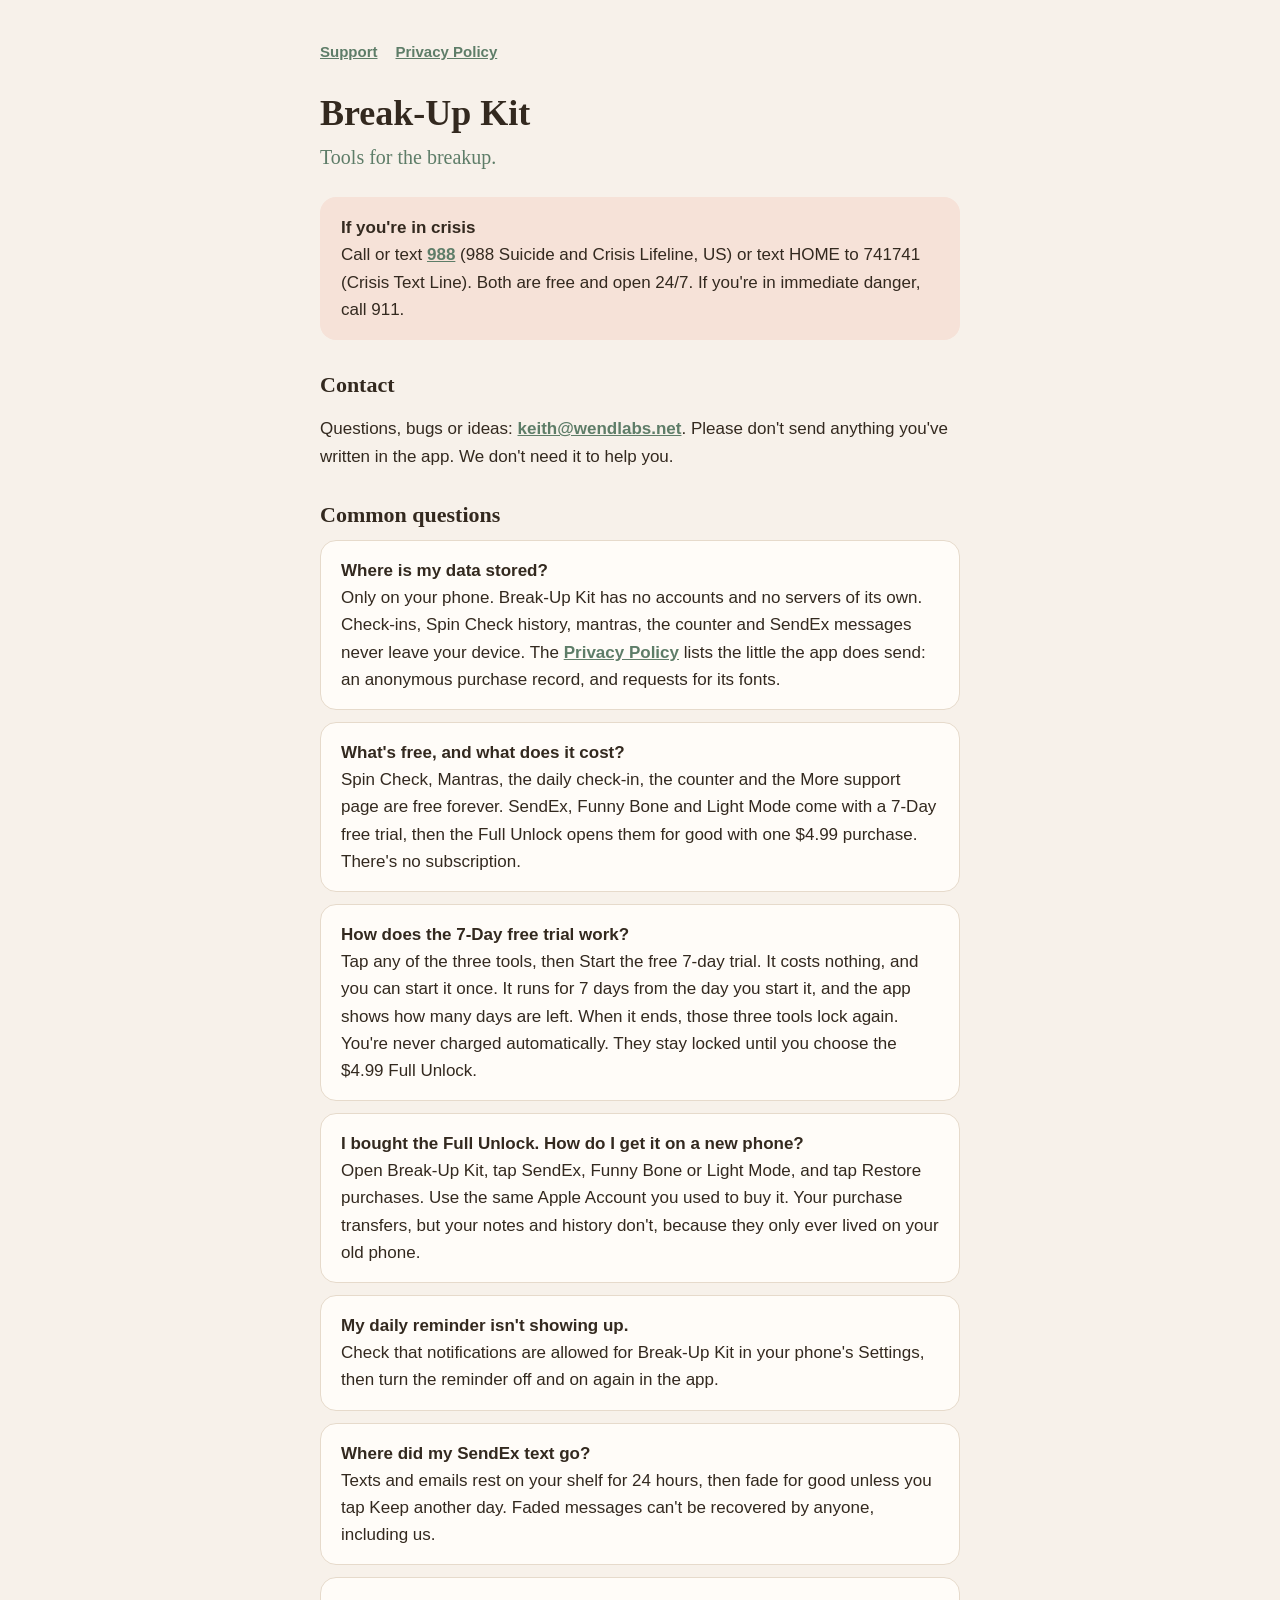
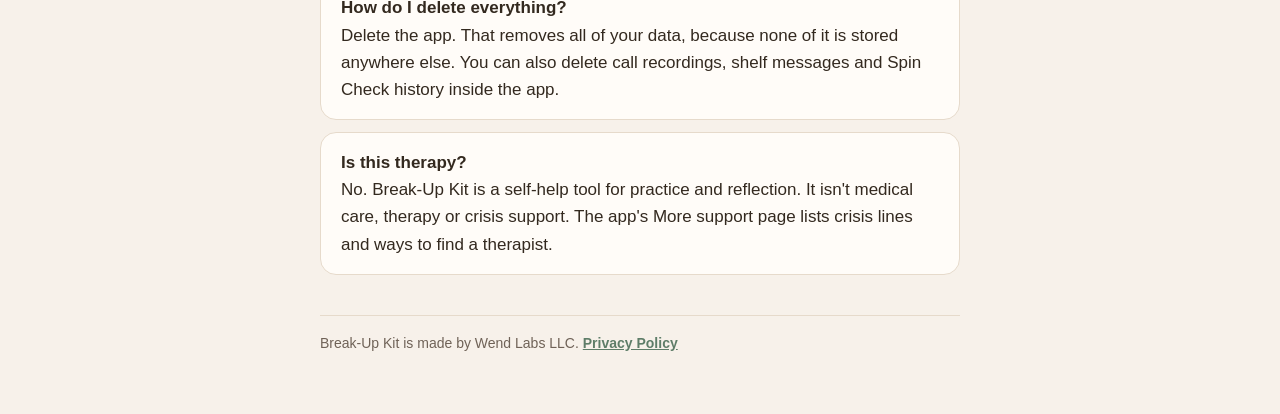
<file: index.html>
<!doctype html>
<html lang="en">
<head>
<meta charset="utf-8">
<meta name="viewport" content="width=device-width, initial-scale=1">
<title>Break-Up Kit Support</title>
<meta name="description" content="Help and contact for Break-Up Kit, tools for the breakup, by Wend Labs LLC.">
<link rel="stylesheet" href="style.css">
</head>
<body>
<main>
  <nav><a href="./">Support</a><a href="privacy.html">Privacy Policy</a></nav>
  <h1>Break-Up Kit</h1>
  <p class="tag">Tools for the breakup.</p>

  <div class="card crisis">
    <strong>If you're in crisis</strong><br>
    Call or text <a href="tel:988">988</a> (988 Suicide and Crisis Lifeline, US) or text HOME to 741741 (Crisis Text Line). Both are free and open 24/7. If you're in immediate danger, call 911.
  </div>

  <h2>Contact</h2>
  <p>Questions, bugs or ideas: <a href="mailto:keith@wendlabs.net?subject=Break-Up%20Kit">keith@wendlabs.net</a>. Please don't send anything you've written in the app. We don't need it to help you.</p>

  <h2>Common questions</h2>

  <div class="card"><strong>Where is my data stored?</strong><br>
  Only on your phone. Break-Up Kit has no accounts and no servers of its own. Check-ins, Spin Check history, mantras, the counter and SendEx messages never leave your device. The <a href="privacy.html">Privacy Policy</a> lists the little the app does send: an anonymous purchase record, and requests for its fonts.</div>

  <div class="card"><strong>What's free, and what does it cost?</strong><br>
  Spin Check, Mantras, the daily check-in, the counter and the More support page are free forever. SendEx, Funny Bone and Light Mode come with a 7-Day free trial, then the Full Unlock opens them for good with one $4.99 purchase. There's no subscription.</div>

  <div class="card"><strong>How does the 7-Day free trial work?</strong><br>
  Tap any of the three tools, then Start the free 7-day trial. It costs nothing, and you can start it once. It runs for 7 days from the day you start it, and the app shows how many days are left. When it ends, those three tools lock again. You're never charged automatically. They stay locked until you choose the $4.99 Full Unlock.</div>

  <div class="card"><strong>I bought the Full Unlock. How do I get it on a new phone?</strong><br>
  Open Break-Up Kit, tap SendEx, Funny Bone or Light Mode, and tap Restore purchases. Use the same Apple Account you used to buy it. Your purchase transfers, but your notes and history don't, because they only ever lived on your old phone.</div>

  <div class="card"><strong>My daily reminder isn't showing up.</strong><br>
  Check that notifications are allowed for Break-Up Kit in your phone's Settings, then turn the reminder off and on again in the app.</div>

  <div class="card"><strong>Where did my SendEx text go?</strong><br>
  Texts and emails rest on your shelf for 24 hours, then fade for good unless you tap Keep another day. Faded messages can't be recovered by anyone, including us.</div>

  <div class="card"><strong>How do I delete everything?</strong><br>
  Delete the app. That removes all of your data, because none of it is stored anywhere else. You can also delete call recordings, shelf messages and Spin Check history inside the app.</div>

  <div class="card"><strong>Is this therapy?</strong><br>
  No. Break-Up Kit is a self-help tool for practice and reflection. It isn't medical care, therapy or crisis support. The app's More support page lists crisis lines and ways to find a therapist.</div>

  <footer>Break-Up Kit is made by Wend Labs LLC. <a href="privacy.html">Privacy Policy</a></footer>
</main>
</body>
</html>
</file>
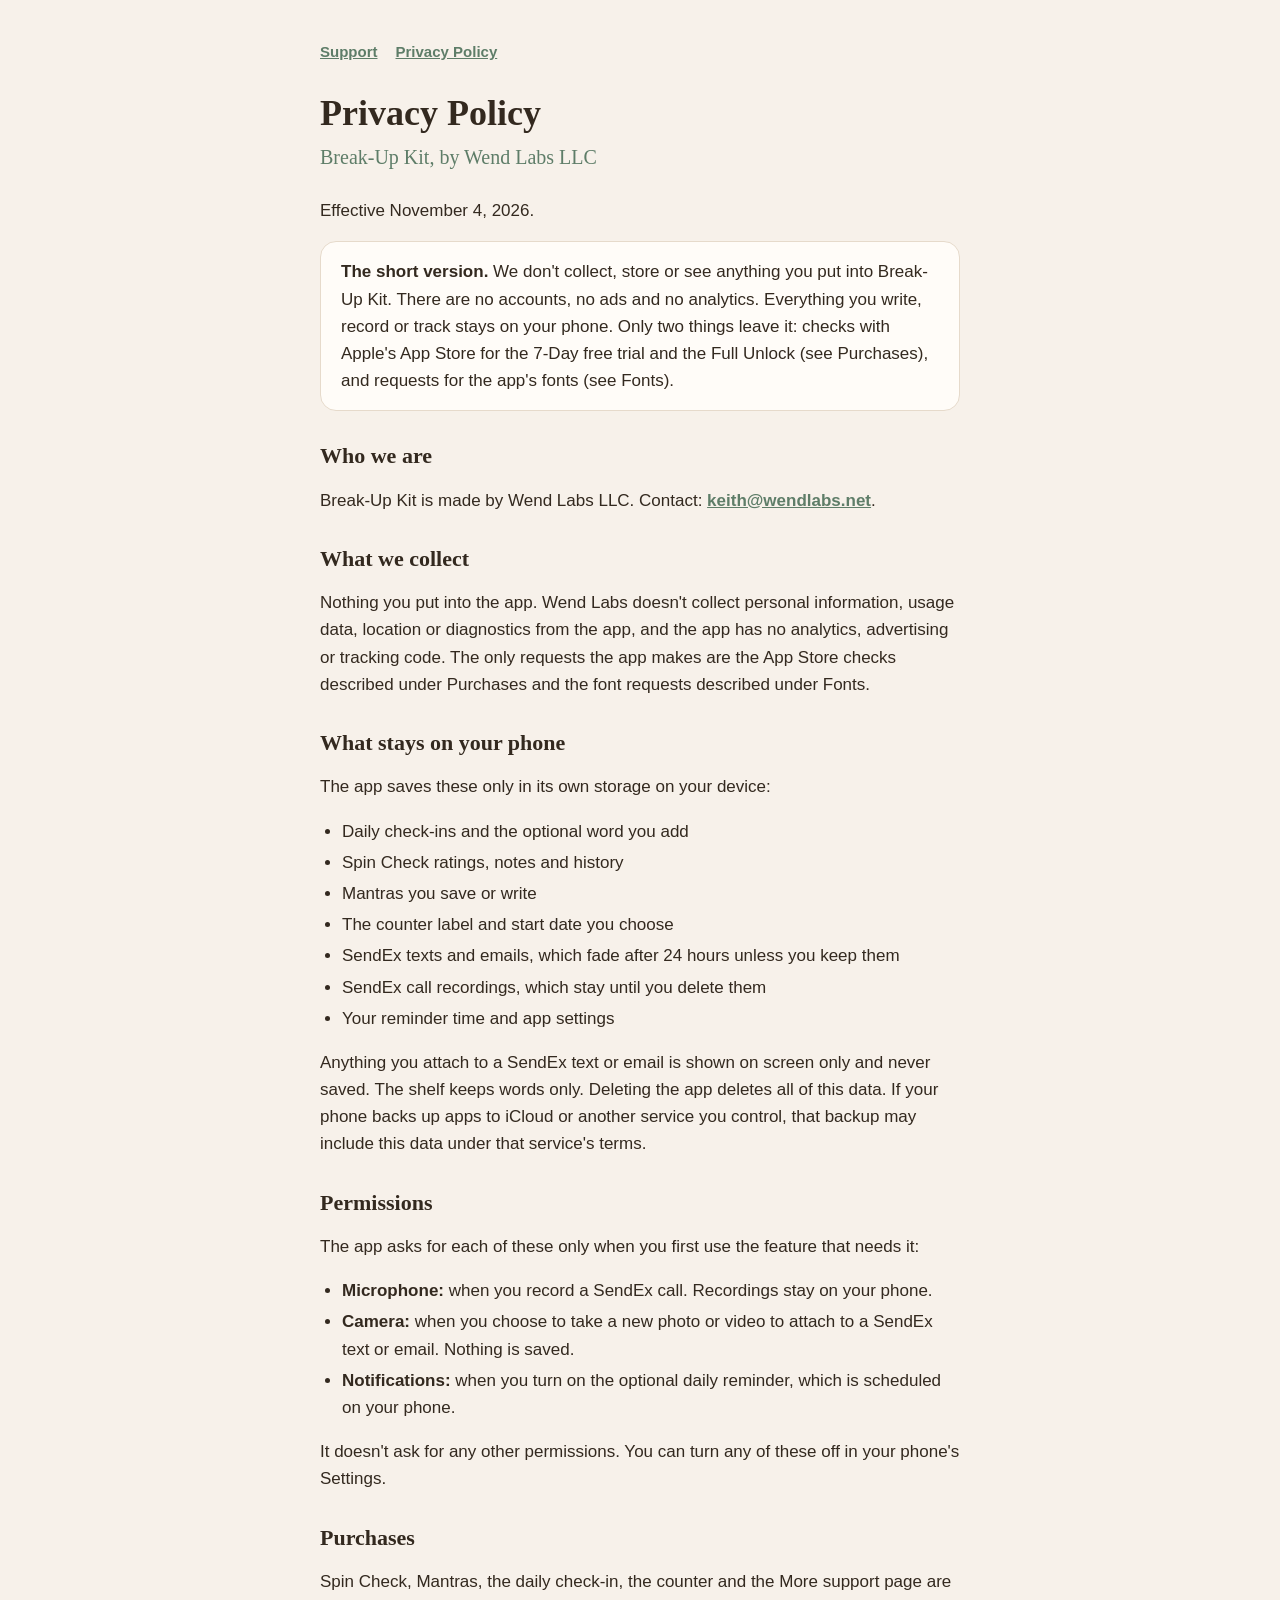
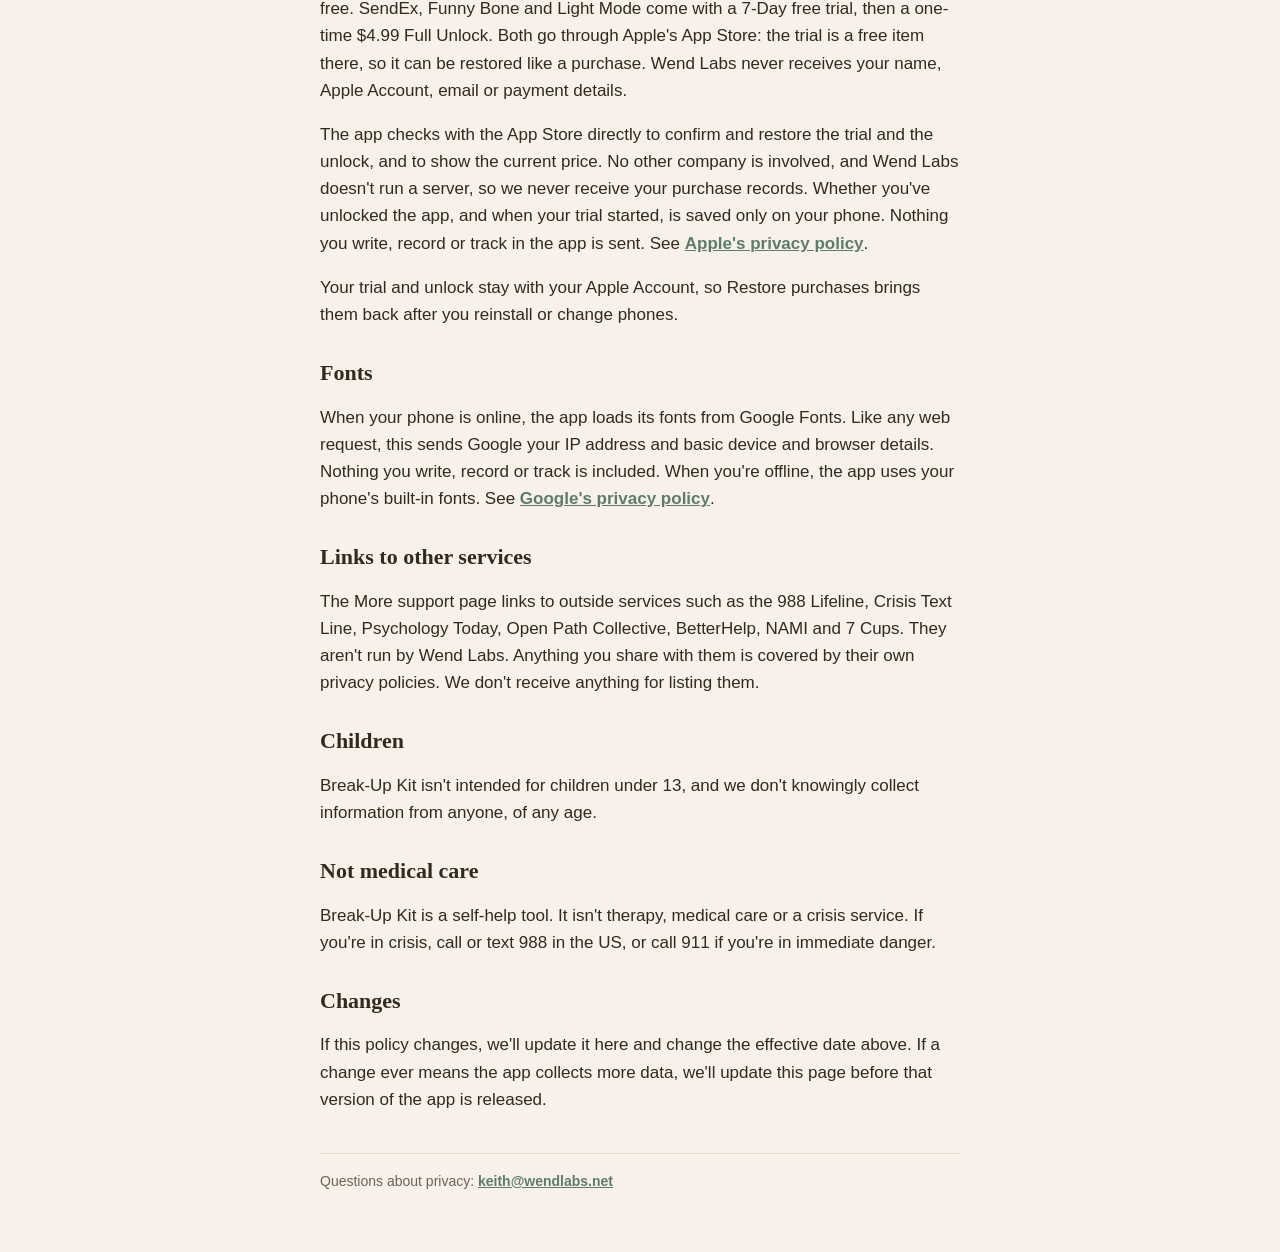
<file: privacy.html>
<!doctype html>
<html lang="en">
<head>
<meta charset="utf-8">
<meta name="viewport" content="width=device-width, initial-scale=1">
<title>Break-Up Kit Privacy Policy</title>
<meta name="description" content="Privacy Policy for Break-Up Kit by Wend Labs LLC.">
<link rel="stylesheet" href="style.css">
</head>
<body>
<main>
  <nav><a href="./">Support</a><a href="privacy.html">Privacy Policy</a></nav>
  <h1>Privacy Policy</h1>
  <p class="tag">Break-Up Kit, by Wend Labs LLC</p>
  <p>Effective November 4, 2026.</p>

  <div class="card"><strong>The short version.</strong> We don't collect, store or see anything you put into Break-Up Kit. There are no accounts, no ads and no analytics. Everything you write, record or track stays on your phone. Only two things leave it: checks with Apple's App Store for the 7-Day free trial and the Full Unlock (see Purchases), and requests for the app's fonts (see Fonts).</div>

  <h2>Who we are</h2>
  <p>Break-Up Kit is made by Wend Labs LLC. Contact: <a href="mailto:keith@wendlabs.net">keith@wendlabs.net</a>.</p>

  <h2>What we collect</h2>
  <p>Nothing you put into the app. Wend Labs doesn't collect personal information, usage data, location or diagnostics from the app, and the app has no analytics, advertising or tracking code. The only requests the app makes are the App Store checks described under Purchases and the font requests described under Fonts.</p>

  <h2>What stays on your phone</h2>
  <p>The app saves these only in its own storage on your device:</p>
  <ul>
    <li>Daily check-ins and the optional word you add</li>
    <li>Spin Check ratings, notes and history</li>
    <li>Mantras you save or write</li>
    <li>The counter label and start date you choose</li>
    <li>SendEx texts and emails, which fade after 24 hours unless you keep them</li>
    <li>SendEx call recordings, which stay until you delete them</li>
    <li>Your reminder time and app settings</li>
  </ul>
  <p>Anything you attach to a SendEx text or email is shown on screen only and never saved. The shelf keeps words only. Deleting the app deletes all of this data. If your phone backs up apps to iCloud or another service you control, that backup may include this data under that service's terms.</p>

  <h2>Permissions</h2>
  <p>The app asks for each of these only when you first use the feature that needs it:</p>
  <ul>
    <li><strong>Microphone:</strong> when you record a SendEx call. Recordings stay on your phone.</li>
    <li><strong>Camera:</strong> when you choose to take a new photo or video to attach to a SendEx text or email. Nothing is saved.</li>
    <li><strong>Notifications:</strong> when you turn on the optional daily reminder, which is scheduled on your phone.</li>
  </ul>
  <p>It doesn't ask for any other permissions. You can turn any of these off in your phone's Settings.</p>

  <h2>Purchases</h2>
  <p>Spin Check, Mantras, the daily check-in, the counter and the More support page are free. SendEx, Funny Bone and Light Mode come with a 7-Day free trial, then a one-time $4.99 Full Unlock. Both go through Apple's App Store: the trial is a free item there, so it can be restored like a purchase. Wend Labs never receives your name, Apple Account, email or payment details.</p>
  <p>The app checks with the App Store directly to confirm and restore the trial and the unlock, and to show the current price. No other company is involved, and Wend Labs doesn't run a server, so we never receive your purchase records. Whether you've unlocked the app, and when your trial started, is saved only on your phone. Nothing you write, record or track in the app is sent. See <a href="https://www.apple.com/legal/privacy/">Apple's privacy policy</a>.</p>
  <p>Your trial and unlock stay with your Apple Account, so Restore purchases brings them back after you reinstall or change phones.</p>

  <h2>Fonts</h2>
  <p>When your phone is online, the app loads its fonts from Google Fonts. Like any web request, this sends Google your IP address and basic device and browser details. Nothing you write, record or track is included. When you're offline, the app uses your phone's built-in fonts. See <a href="https://policies.google.com/privacy">Google's privacy policy</a>.</p>

  <h2>Links to other services</h2>
  <p>The More support page links to outside services such as the 988 Lifeline, Crisis Text Line, Psychology Today, Open Path Collective, BetterHelp, NAMI and 7 Cups. They aren't run by Wend Labs. Anything you share with them is covered by their own privacy policies. We don't receive anything for listing them.</p>

  <h2>Children</h2>
  <p>Break-Up Kit isn't intended for children under 13, and we don't knowingly collect information from anyone, of any age.</p>

  <h2>Not medical care</h2>
  <p>Break-Up Kit is a self-help tool. It isn't therapy, medical care or a crisis service. If you're in crisis, call or text 988 in the US, or call 911 if you're in immediate danger.</p>

  <h2>Changes</h2>
  <p>If this policy changes, we'll update it here and change the effective date above. If a change ever means the app collects more data, we'll update this page before that version of the app is released.</p>

  <footer>Questions about privacy: <a href="mailto:keith@wendlabs.net">keith@wendlabs.net</a></footer>
</main>
</body>
</html>
</file>
<file: style.css>
:root{--ground:#F7F1EA;--surface:#FFFCF8;--ink:#33291F;--muted:#6F6257;--line:#E6DACB;--sage:#5E7D68;--clay:#B8674A;--clay-soft:#F6E2D8}
@media (prefers-color-scheme: dark){:root{--ground:#1E1A17;--surface:#2A2420;--ink:#F3EADF;--muted:#BFAF9F;--line:#3D342D;--sage:#9DBBA5;--clay:#E09A7C;--clay-soft:#3C2B23}}
*{box-sizing:border-box}
body{margin:0;background:var(--ground);color:var(--ink);font-family:-apple-system,BlinkMacSystemFont,"Segoe UI",Roboto,Helvetica,Arial,sans-serif;font-size:17px;line-height:1.6}
main{max-width:680px;margin:0 auto;padding:40px 20px 60px}
h1,h2{font-family:Georgia,"Times New Roman",serif;font-weight:600;line-height:1.2}
h1{font-size:36px;margin:0 0 6px}
h2{font-size:22px;margin:32px 0 8px}
.tag{font-family:Georgia,serif;color:var(--sage);font-size:20px;margin:0 0 24px}
a{color:var(--sage);font-weight:600}
.card{background:var(--surface);border:1px solid var(--line);border-radius:16px;padding:16px 20px;margin:12px 0}
.crisis{background:var(--clay-soft);border-color:transparent}
nav{display:flex;gap:18px;margin:0 0 28px;font-size:15px}
footer{margin-top:40px;padding-top:16px;border-top:1px solid var(--line);font-size:14px;color:var(--muted)}
ul{padding-left:22px}
li{margin:4px 0}
</file>
